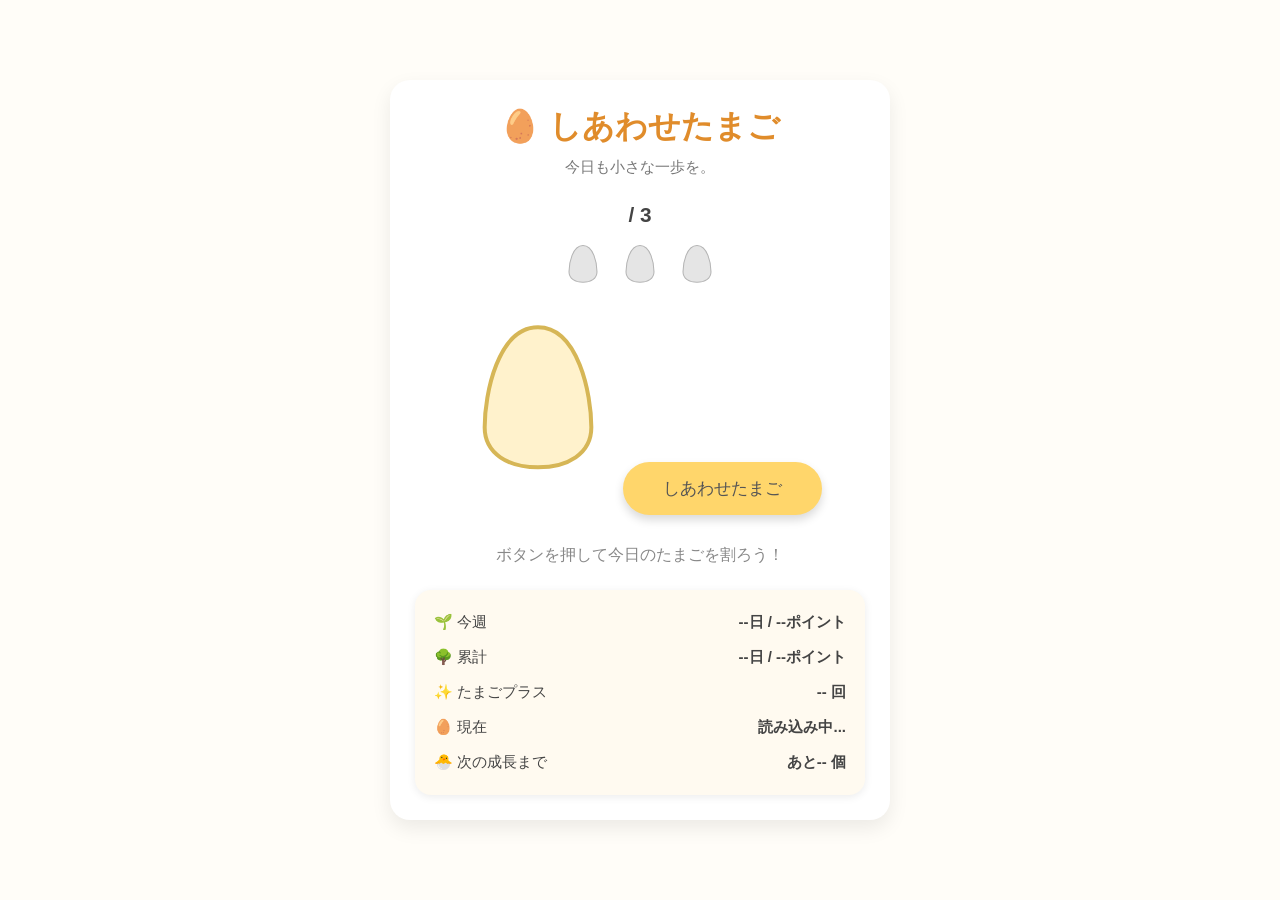
<file: index.html>
<!-- 
================================================================
【HappyEgg】
■ 概要：
  ・Googleドライブのスプレッドシートからランダムでタスクを表示、1日3回
  ・結果を記録する

■ 構成：
  /index.html          ：HTMLファイル
  /style.css           ：CSSファイル（デザイン）
  /script.js           ：JSファイル（スクリプトファイル）
  /img/Sample.svg      ：画像フォルダ※SVGファイル

 [OneDrive]

   HappyEgg
   │
   ├ index.html
   ├ style.css
   ├ script.js
   │
   └ img
      ├ egg.svg
      ├ egg_gray.svg
      └ egg_open.svg

 [Google Drive]

   HappyEggDataSheet
   │
   ├ List
   ├ Logs
   │
   └ Apps Script
         |
         └ Code.gs https://script.google.com/macros/s/AKfycbwv7t2m-gQ046f_m0b4cZ4ISkhQH-YfJ7mqoy6M9Zd4y8h-Dx2hbHV_CjpHcZyUcffa/exec

         
■ID
  id                  用途
  todayCount          今日の回数（0～3）
  meterEgg1～3        下部の3つのたまごメーター
  mainEgg             真ん中の大きなたまご（開閉アニメーション用）
  drawButton          抽選ボタン
  taskArea            タスク表示エリア
  taskCategory        カテゴリ表示
  taskText            タスク表示
  comment             コメント入力
  completeButton      完了
  bonusButton         上振れ完了
  message             メッセージ表示
  
  
■メモ

＊テスト時の当日LocalStorageリセット
  Consoleから
  localStorage.clear() ※大文字小文字大事（Sのみ大文字）
  
＊Googleスプレッドシート
  https://docs.google.com/spreadsheets/d/1QTNL2SHIvgID8GYWY6OK3TZ6Hyjua5BkG8wNMmR7ns4/edit?pli=1&gid=2115138908#gid=2115138908
  
================================================================
-->
<!DOCTYPE html>
<html lang="ja">

<head>

    <meta charset="UTF-8">
    <meta name="viewport" content="width=device-width, initial-scale=1.0">

    <title>しあわせたまご</title>

    <link rel="stylesheet" href="style.css">

    <link rel="apple-touch-icon"
          href="img/apple-touch-icon.png">

    <link rel="icon"
          type="image/png"
          href="img/apple-touch-icon.png">

</head>

<body>

    <div class="container">

        <!-- =========================
             タイトル
        ========================== -->

        <header>

            <h1>🥚 しあわせたまご</h1>

            <p class="subTitle">
                今日も小さな一歩を。
            </p>

        </header>



        <!-- =========================
             今日の達成度
        ========================== -->

        <section class="statusArea">

            <div class="countText">

                <span id="todayCount">読み込み中...</span> / 3

            </div>

            <div class="eggMeter">

                <img id="meterEgg1"
                     src="img/egg_gray.svg"
                     alt="egg">

                <img id="meterEgg2"
                     src="img/egg_gray.svg"
                     alt="egg">

                <img id="meterEgg3"
                     src="img/egg_gray.svg"
                     alt="egg">

            </div>

        </section>


        <!-- =========================
             抽選エリア
        ========================== -->

        <section class="drawArea">

            <img id="mainEgg"
                 class="mainEgg"
                 src="img/egg.svg"
                 alt="egg">

            <button
                id="drawButton"
                class="drawButton">

                しあわせたまご

            </button>

        </section>



        <!-- =========================
             タスク表示
        ========================== -->

        <section
            id="taskArea"
            class="taskArea hidden">

            <div class="categoryLabel">

                カテゴリ

            </div>

            <div
                id="taskCategory"
                class="taskCategory">

                -

            </div>

            <div class="taskLabel">

                今日のタスク

            </div>

            <div
                id="taskText"
                class="taskText">

                -

            </div>

        </section>



        <!-- =========================
             コメント
        ========================== -->

        <section
            id="commentArea"
            class="commentArea hidden">

            <label for="comment">

                コメント

            </label>

            <textarea
                id="comment"
                maxlength="100"
                placeholder="一言コメント（任意）"></textarea>

            <div class="chipArea">

                <button class="chip">
                    がんばった！
                </button>

                <button class="chip">
                    気分転換できた
                </button>

                <button class="chip">
                    意外とできた
                </button>

                <button class="chip">
                    少し前進
                </button>

            </div>

        </section>



        <!-- =========================
             完了ボタン
        ========================== -->

        <section
            id="completeArea"
            class="completeArea hidden">

            <button
                id="completeButton"
                class="completeButton">

                完了

            </button>

            <button
                id="bonusButton"
                class="bonusButton">

                上振れ完了✨

            </button>

        </section>



        <!-- =========================
             メッセージ
        ========================== -->

        <section
            id="messageArea"
            class="messageArea">

            <span id="message">

                ボタンを押して今日のたまごを割ろう！

            </span>

        </section>



        <!-- =========================
             成長ステータス
        ========================== -->

        <section
            id="growthArea"
            class="growthArea">

            <div class="growthItem">

                🌱 今週

                <span id="weekEgg">
                    --日  /  --ポイント
                </span>

            </div>


            <div class="growthItem">

                🌳 累計

                <span id="totalEgg">
                    --日  /  --ポイント
                </span>

            </div>


            <div class="growthItem">

                ✨ たまごプラス

                <span id="bonusCount">
                    -- 回
                </span>

            </div>


            <div class="growthItem">

                🥚 現在

                <span id="eggLevel">
                    読み込み中...
                </span>

            </div>


            <div class="growthItem">

                🐣 次の成長まで

                <span id="nextLevel">
                    あと-- 個
                </span>

            </div>

        </section>
        

    </div>



    <script src="script.js"></script>

</body>

</html>
</file>
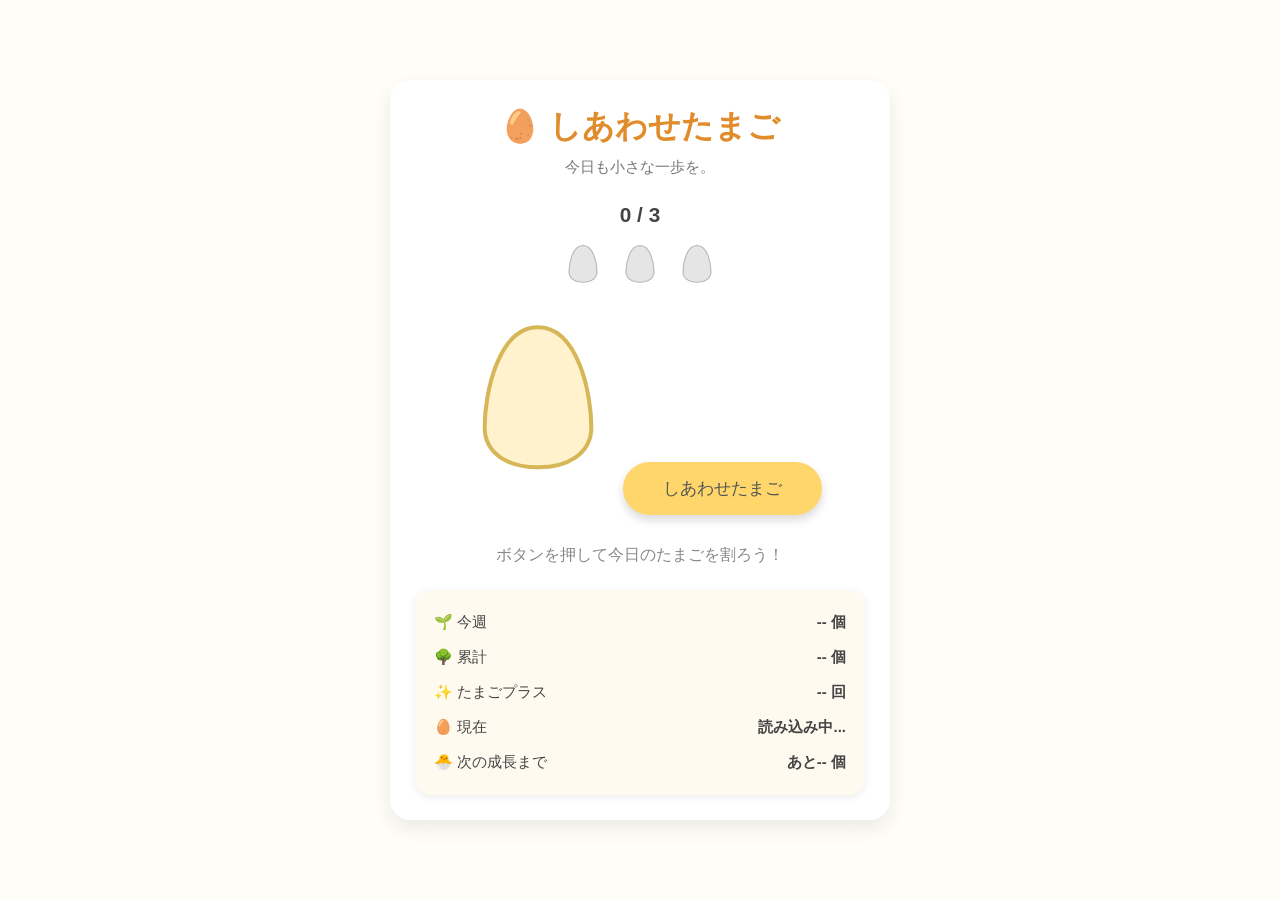
<file: 01 - HappyEgg/index.html>
<!-- 
================================================================
【HappyEgg】
■ 概要：
  ・Googleドライブのスプレッドシートからランダムでタスクを表示、1日3回
  ・結果を記録する

■ 構成：
  /index.html          ：HTMLファイル
  /style.css           ：CSSファイル（デザイン）
  /script.js           ：JSファイル（スクリプトファイル）
  /img/Sample.svg      ：画像フォルダ※SVGファイル

 [OneDrive]

   HappyEgg
   │
   ├ index.html
   ├ style.css
   ├ script.js
   │
   └ img
      ├ egg.svg
      ├ egg_gray.svg
      └ egg_open.svg

 [Google Drive]

   HappyEggDataSheet
   │
   ├ List
   ├ Logs
   │
   └ Apps Script
         |
         └ Code.gs https://script.google.com/macros/s/AKfycbwv7t2m-gQ046f_m0b4cZ4ISkhQH-YfJ7mqoy6M9Zd4y8h-Dx2hbHV_CjpHcZyUcffa/exec

         
■ID
  id                  用途
  todayCount          今日の回数（0～3）
  meterEgg1～3        下部の3つのたまごメーター
  mainEgg             真ん中の大きなたまご（開閉アニメーション用）
  drawButton          抽選ボタン
  taskArea            タスク表示エリア
  taskCategory        カテゴリ表示
  taskText            タスク表示
  comment             コメント入力
  completeButton      完了
  bonusButton         上振れ完了
  message             メッセージ表示
  
  
■メモ

＊テスト時の当日LocalStorageリセット
  Consoleから
  localStorage.clear() ※大文字小文字大事（Sのみ大文字）
  
＊Googleスプレッドシート
  https://docs.google.com/spreadsheets/d/1QTNL2SHIvgID8GYWY6OK3TZ6Hyjua5BkG8wNMmR7ns4/edit?pli=1&gid=2115138908#gid=2115138908
  
================================================================
-->
<!DOCTYPE html>
<html lang="ja">

<head>

    <meta charset="UTF-8">
    <meta name="viewport" content="width=device-width, initial-scale=1.0">

    <title>しあわせたまご</title>

    <link rel="stylesheet" href="style.css">

</head>

<body>

    <div class="container">

        <!-- =========================
             タイトル
        ========================== -->

        <header>

            <h1>🥚 しあわせたまご</h1>

            <p class="subTitle">
                今日も小さな一歩を。
            </p>

        </header>



        <!-- =========================
             今日の達成度
        ========================== -->

        <section class="statusArea">

            <div class="countText">

                <span id="todayCount">0</span> / 3

            </div>

            <div class="eggMeter">

                <img id="meterEgg1"
                     src="img/egg_gray.svg"
                     alt="egg">

                <img id="meterEgg2"
                     src="img/egg_gray.svg"
                     alt="egg">

                <img id="meterEgg3"
                     src="img/egg_gray.svg"
                     alt="egg">

            </div>

        </section>


        <!-- =========================
             抽選エリア
        ========================== -->

        <section class="drawArea">

            <img id="mainEgg"
                 class="mainEgg"
                 src="img/egg.svg"
                 alt="egg">

            <button
                id="drawButton"
                class="drawButton">

                しあわせたまご

            </button>

        </section>



        <!-- =========================
             タスク表示
        ========================== -->

        <section
            id="taskArea"
            class="taskArea hidden">

            <div class="categoryLabel">

                カテゴリ

            </div>

            <div
                id="taskCategory"
                class="taskCategory">

                -

            </div>

            <div class="taskLabel">

                今日のタスク

            </div>

            <div
                id="taskText"
                class="taskText">

                -

            </div>

        </section>



        <!-- =========================
             コメント
        ========================== -->

        <section
            id="commentArea"
            class="commentArea hidden">

            <label for="comment">

                コメント

            </label>

            <textarea
                id="comment"
                maxlength="100"
                placeholder="一言コメント（任意）"></textarea>

            <div class="chipArea">

                <button class="chip">
                    がんばった！
                </button>

                <button class="chip">
                    気分転換できた
                </button>

                <button class="chip">
                    意外とできた
                </button>

                <button class="chip">
                    少し前進
                </button>

            </div>

        </section>



        <!-- =========================
             完了ボタン
        ========================== -->

        <section
            id="completeArea"
            class="completeArea hidden">

            <button
                id="completeButton"
                class="completeButton">

                完了

            </button>

            <button
                id="bonusButton"
                class="bonusButton">

                上振れ完了✨

            </button>

        </section>



        <!-- =========================
             メッセージ
        ========================== -->

        <section
            id="messageArea"
            class="messageArea">

            <span id="message">

                ボタンを押して今日のたまごを割ろう！

            </span>

        </section>



        <!-- =========================
             成長ステータス
        ========================== -->

        <section
            id="growthArea"
            class="growthArea">

            <div class="growthItem">

                🌱 今週

                <span id="weekEgg">
                    -- 個
                </span>

            </div>


            <div class="growthItem">

                🌳 累計

                <span id="totalEgg">
                    -- 個
                </span>

            </div>


            <div class="growthItem">

                ✨ たまごプラス

                <span id="bonusCount">
                    -- 回
                </span>

            </div>


            <div class="growthItem">

                🥚 現在

                <span id="eggLevel">
                    読み込み中...
                </span>

            </div>


            <div class="growthItem">

                🐣 次の成長まで

                <span id="nextLevel">
                    あと-- 個
                </span>

            </div>

        </section>
        

    </div>



    <script src="script.js"></script>

</body>

</html>
</file>
<file: style.css>
/*
    スマホ・PC両対応
    パステルカラー
    カード風
    ボタンはぷっくり
    後で「たまごが揺れる」「割れる」アニメーションを追加しやすい構成

*/

/* ===================================
   共通
=================================== */

* {
    margin: 0;
    padding: 0;
    box-sizing: border-box;
}

body {

    font-family:
        "Yu Gothic UI",
        "Hiragino Sans",
        sans-serif;

    background: #FFFDF8;

    color: #444;

    min-height: 100vh;

    display: flex;

    justify-content: center;

    align-items: center;

    padding: 20px;

}


/* ===================================
   メインカード
=================================== */

.container {

    width: 100%;

    max-width: 500px;

    background: white;

    border-radius: 20px;

    padding: 25px;

    box-shadow:
        0 8px 20px rgba(0,0,0,.08);

}


/* ===================================
   タイトル
=================================== */

header{

    text-align:center;

    margin-bottom:25px;

}

header h1{

    font-size:2rem;

    color:#E08C2B;

}

.subTitle{

    margin-top:8px;

    color:#777;

    font-size:.95rem;

}


/* ===================================
   今日の回数
=================================== */

.statusArea{

    margin-bottom:30px;

}

.countText{

    text-align:center;

    font-size:1.3rem;

    font-weight:bold;

    margin-bottom:15px;

}

.eggMeter{

    display:flex;

    justify-content:center;

    gap:15px;

}

.eggMeter img{

    width:42px;

    height:42px;

    transition:.4s;

}


/* ===================================
   抽選エリア
=================================== */

.drawArea{

    text-align:center;

    margin-bottom:30px;

}

.mainEgg{

    width:160px;

    height:160px;

    margin-bottom:20px;

    transition:.3s;

}


/* 揺れ追加用 */

.mainEgg.shake{

    animation:shake .45s;

}


/* 割れた状態 */

.mainEgg.open{

    transform:scale(1.05);

}


/* ===================================
   抽選ボタン
=================================== */

.drawButton{

    background:#FFD66B;

    color:#555;

    border:none;

    border-radius:50px;

    padding:15px 40px;

    font-size:1.05rem;

    cursor:pointer;

    transition:.2s;

    box-shadow:
        0 5px 10px rgba(0,0,0,.15);

}

.drawButton:hover{

    transform:translateY(-2px);

}

.drawButton:active{

    transform:scale(.96);

}


/* ===================================
   タスクカード
=================================== */

.taskArea{

    background:#FFF9E9;

    border-radius:15px;

    padding:20px;

    margin-bottom:20px;

    animation:fade .5s;

}

.categoryLabel,
.taskLabel{

    color:#999;

    font-size:.85rem;

}

.taskCategory{

    font-size:1.15rem;

    font-weight:bold;

    color:#DD8D00;

    margin-bottom:15px;

}

.taskText{

    font-size:1.3rem;

    line-height:1.6;

}


/* ===================================
   コメント
=================================== */

.commentArea{

    margin-bottom:20px;

}

.commentArea label{

    display:block;

    margin-bottom:8px;

}

textarea{

    width:100%;

    height:90px;

    border-radius:10px;

    border:1px solid #DDD;

    padding:10px;

    resize:none;

    font-size:1rem;

}


/* ===================================
   コメントチップ
=================================== */

.chipArea{

    display:flex;

    flex-wrap:wrap;

    gap:8px;

    margin-top:10px;

}

.chip{

    border:none;

    background:#EEF5FF;

    color:#336;

    padding:7px 12px;

    border-radius:30px;

    cursor:pointer;

    transition:.2s;

}

.chip:hover{

    background:#DCEBFF;

}


/* ===================================
   完了ボタン
=================================== */

.completeArea{

    display:flex;

    gap:15px;

    margin-bottom:20px;

}

.completeButton,
.bonusButton{

    flex:1;

    border:none;

    border-radius:12px;

    padding:14px;

    font-size:1rem;

    cursor:pointer;

    transition:.2s;

}

.completeButton{

    background:#71D18B;

    color:white;

}

.bonusButton{

    background:#FFB55C;

    color:white;

}

.completeButton:hover,
.bonusButton:hover{

    transform:translateY(-2px);

}


/* ===================================
   メッセージ
=================================== */

.messageArea{

    text-align:center;

    color:#888;

    min-height:25px;

}


/* ===================================
   非表示
=================================== */

.hidden{

    display:none;

}


/* ===================================
   アニメーション
=================================== */

@keyframes fade{

    from{

        opacity:0;

        transform:translateY(10px);

    }

    to{

        opacity:1;

        transform:translateY(0);

    }

}

@keyframes shake{

    0%{

        transform:rotate(0deg);

    }

    20%{

        transform:rotate(-10deg);

    }

    40%{

        transform:rotate(10deg);

    }

    60%{

        transform:rotate(-8deg);

    }

    80%{

        transform:rotate(8deg);

    }

    100%{

        transform:rotate(0deg);

    }

}


/* ===================================
   スマホ
=================================== */

@media(max-width:500px){

    .container{

        padding:18px;

    }

    .mainEgg{

        width:130px;

        height:130px;

    }

    .completeArea{

        flex-direction:column;

    }

}

/* ===================================
   成長ステータス
=================================== */

.growthArea{

    margin-top:20px;
    padding:15px;

    background:#fffaf0;

    border-radius:16px;

    box-shadow:
        0 2px 8px rgba(0,0,0,0.08);

}


.growthItem{

    display:flex;

    justify-content:space-between;

    align-items:center;

    padding:8px 4px;

    font-size:15px;

}


.growthItem span{

    font-weight:bold;

}
</file>
<file: 01 - HappyEgg/style.css>
/*
    スマホ・PC両対応
    パステルカラー
    カード風
    ボタンはぷっくり
    後で「たまごが揺れる」「割れる」アニメーションを追加しやすい構成

*/

/* ===================================
   共通
=================================== */

* {
    margin: 0;
    padding: 0;
    box-sizing: border-box;
}

body {

    font-family:
        "Yu Gothic UI",
        "Hiragino Sans",
        sans-serif;

    background: #FFFDF8;

    color: #444;

    min-height: 100vh;

    display: flex;

    justify-content: center;

    align-items: center;

    padding: 20px;

}


/* ===================================
   メインカード
=================================== */

.container {

    width: 100%;

    max-width: 500px;

    background: white;

    border-radius: 20px;

    padding: 25px;

    box-shadow:
        0 8px 20px rgba(0,0,0,.08);

}


/* ===================================
   タイトル
=================================== */

header{

    text-align:center;

    margin-bottom:25px;

}

header h1{

    font-size:2rem;

    color:#E08C2B;

}

.subTitle{

    margin-top:8px;

    color:#777;

    font-size:.95rem;

}


/* ===================================
   今日の回数
=================================== */

.statusArea{

    margin-bottom:30px;

}

.countText{

    text-align:center;

    font-size:1.3rem;

    font-weight:bold;

    margin-bottom:15px;

}

.eggMeter{

    display:flex;

    justify-content:center;

    gap:15px;

}

.eggMeter img{

    width:42px;

    height:42px;

    transition:.4s;

}


/* ===================================
   抽選エリア
=================================== */

.drawArea{

    text-align:center;

    margin-bottom:30px;

}

.mainEgg{

    width:160px;

    height:160px;

    margin-bottom:20px;

    transition:.3s;

}


/* 揺れ追加用 */

.mainEgg.shake{

    animation:shake .45s;

}


/* 割れた状態 */

.mainEgg.open{

    transform:scale(1.05);

}


/* ===================================
   抽選ボタン
=================================== */

.drawButton{

    background:#FFD66B;

    color:#555;

    border:none;

    border-radius:50px;

    padding:15px 40px;

    font-size:1.05rem;

    cursor:pointer;

    transition:.2s;

    box-shadow:
        0 5px 10px rgba(0,0,0,.15);

}

.drawButton:hover{

    transform:translateY(-2px);

}

.drawButton:active{

    transform:scale(.96);

}


/* ===================================
   タスクカード
=================================== */

.taskArea{

    background:#FFF9E9;

    border-radius:15px;

    padding:20px;

    margin-bottom:20px;

    animation:fade .5s;

}

.categoryLabel,
.taskLabel{

    color:#999;

    font-size:.85rem;

}

.taskCategory{

    font-size:1.15rem;

    font-weight:bold;

    color:#DD8D00;

    margin-bottom:15px;

}

.taskText{

    font-size:1.3rem;

    line-height:1.6;

}


/* ===================================
   コメント
=================================== */

.commentArea{

    margin-bottom:20px;

}

.commentArea label{

    display:block;

    margin-bottom:8px;

}

textarea{

    width:100%;

    height:90px;

    border-radius:10px;

    border:1px solid #DDD;

    padding:10px;

    resize:none;

    font-size:1rem;

}


/* ===================================
   コメントチップ
=================================== */

.chipArea{

    display:flex;

    flex-wrap:wrap;

    gap:8px;

    margin-top:10px;

}

.chip{

    border:none;

    background:#EEF5FF;

    color:#336;

    padding:7px 12px;

    border-radius:30px;

    cursor:pointer;

    transition:.2s;

}

.chip:hover{

    background:#DCEBFF;

}


/* ===================================
   完了ボタン
=================================== */

.completeArea{

    display:flex;

    gap:15px;

    margin-bottom:20px;

}

.completeButton,
.bonusButton{

    flex:1;

    border:none;

    border-radius:12px;

    padding:14px;

    font-size:1rem;

    cursor:pointer;

    transition:.2s;

}

.completeButton{

    background:#71D18B;

    color:white;

}

.bonusButton{

    background:#FFB55C;

    color:white;

}

.completeButton:hover,
.bonusButton:hover{

    transform:translateY(-2px);

}


/* ===================================
   メッセージ
=================================== */

.messageArea{

    text-align:center;

    color:#888;

    min-height:25px;

}


/* ===================================
   非表示
=================================== */

.hidden{

    display:none;

}


/* ===================================
   アニメーション
=================================== */

@keyframes fade{

    from{

        opacity:0;

        transform:translateY(10px);

    }

    to{

        opacity:1;

        transform:translateY(0);

    }

}

@keyframes shake{

    0%{

        transform:rotate(0deg);

    }

    20%{

        transform:rotate(-10deg);

    }

    40%{

        transform:rotate(10deg);

    }

    60%{

        transform:rotate(-8deg);

    }

    80%{

        transform:rotate(8deg);

    }

    100%{

        transform:rotate(0deg);

    }

}


/* ===================================
   スマホ
=================================== */

@media(max-width:500px){

    .container{

        padding:18px;

    }

    .mainEgg{

        width:130px;

        height:130px;

    }

    .completeArea{

        flex-direction:column;

    }

}

/* ===================================
   成長ステータス
=================================== */

.growthArea{

    margin-top:20px;
    padding:15px;

    background:#fffaf0;

    border-radius:16px;

    box-shadow:
        0 2px 8px rgba(0,0,0,0.08);

}


.growthItem{

    display:flex;

    justify-content:space-between;

    align-items:center;

    padding:8px 4px;

    font-size:15px;

}


.growthItem span{

    font-weight:bold;

}
</file>
